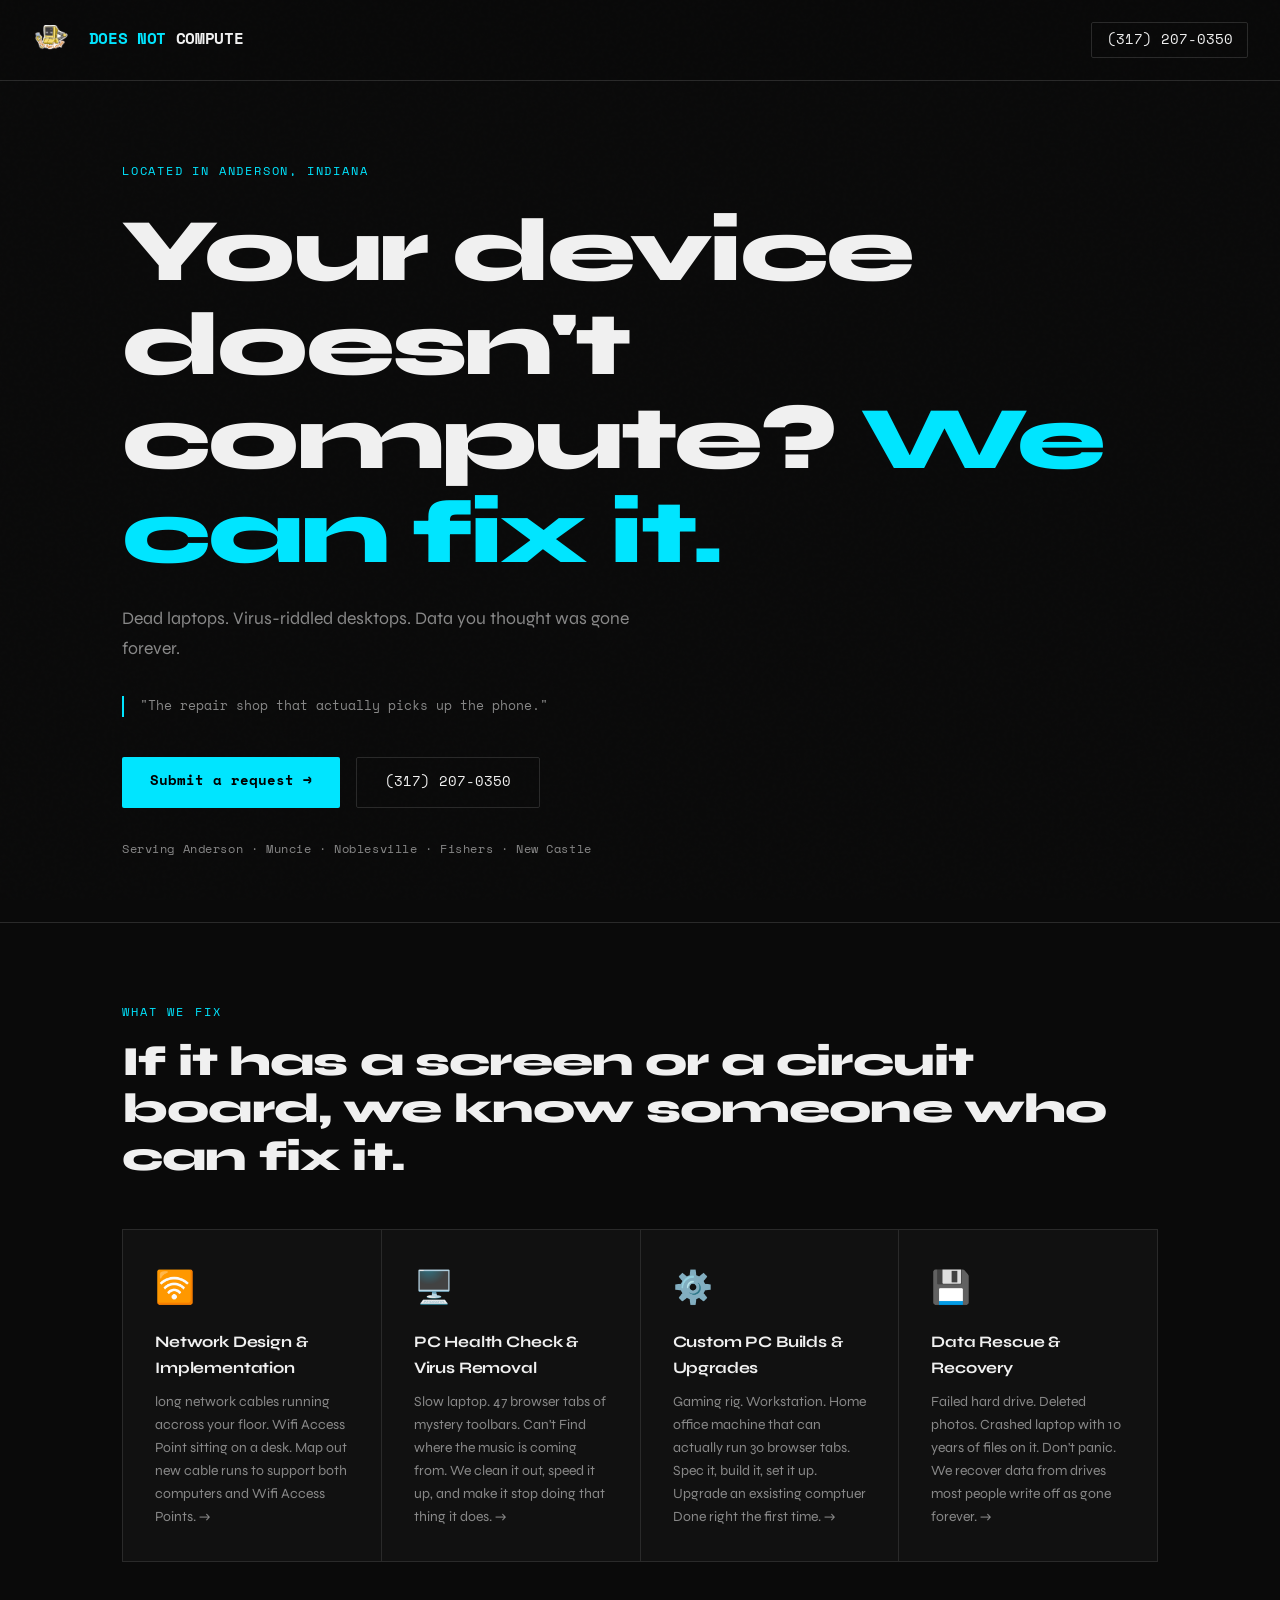
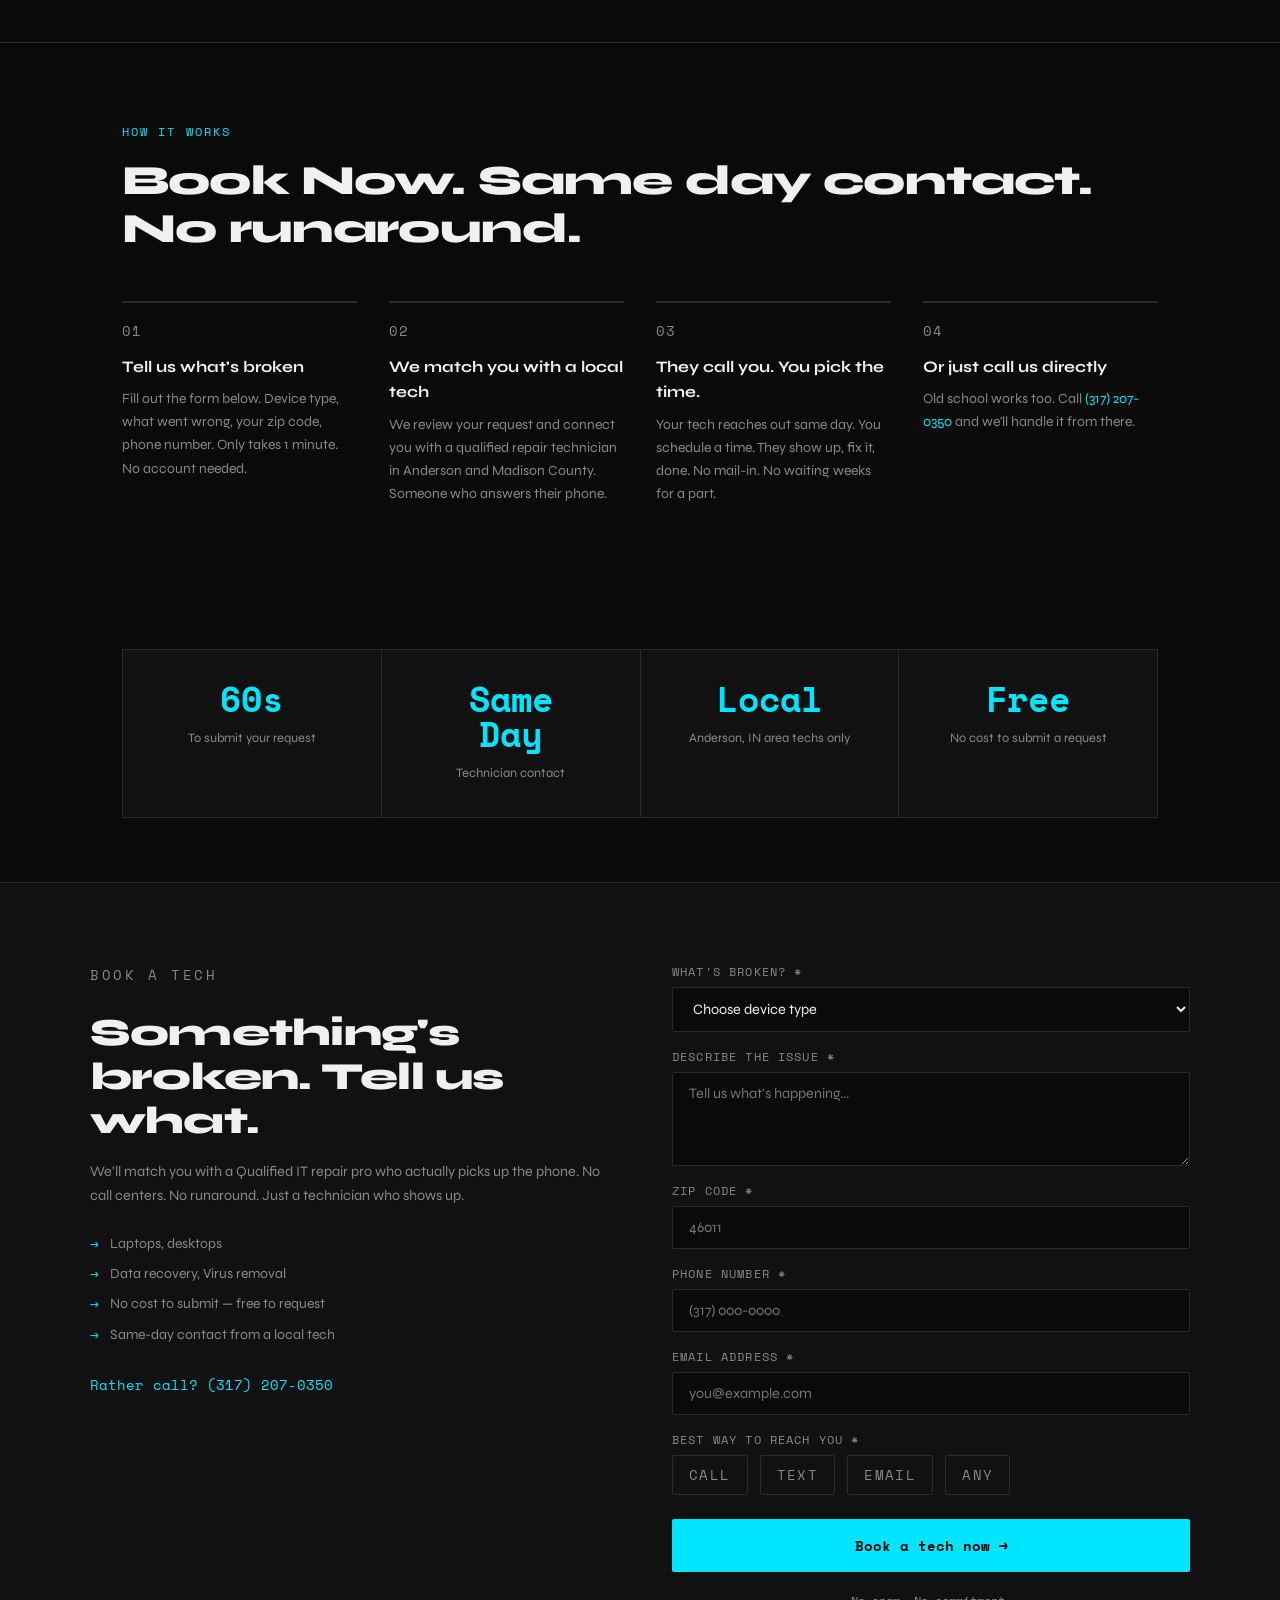
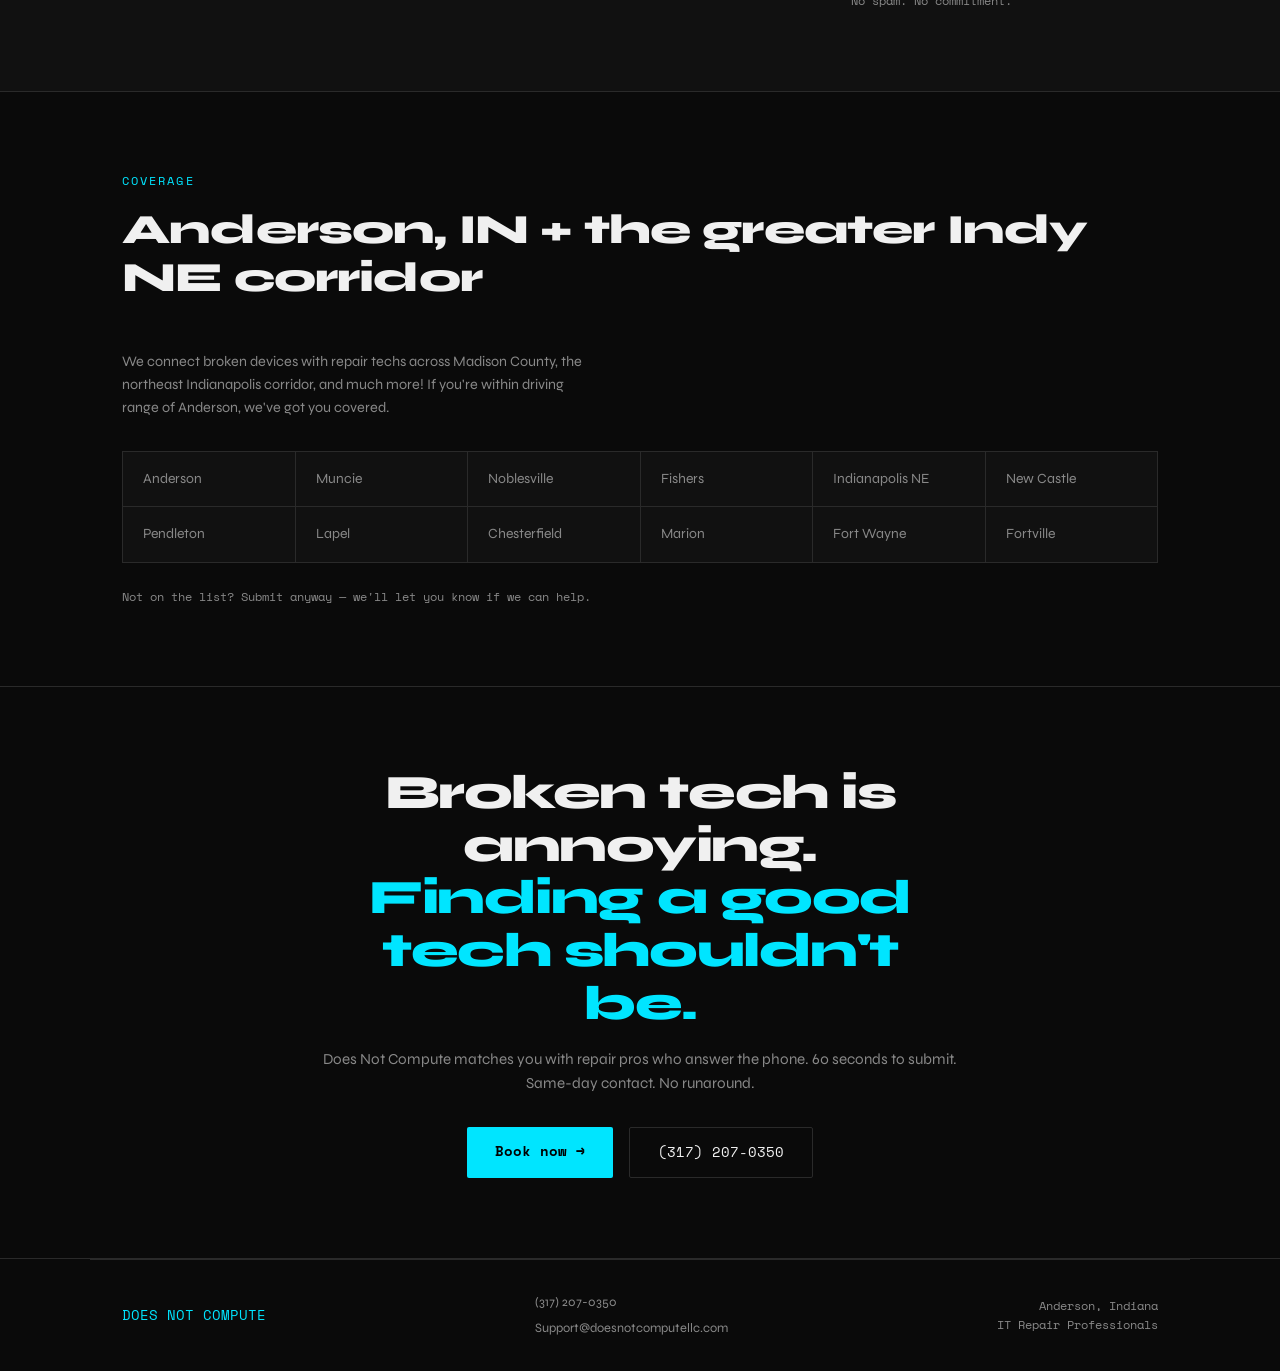
<file: index.html>
<!DOCTYPE html>
<html lang="en">
<head>
  <meta charset="UTF-8" />
  <meta name="viewport" content="width=device-width, initial-scale=1.0" />
  <meta name="description" content="Cracked screen? Dead laptop? Virus? We match you with a local Anderson, IN repair tech in 60 seconds. Call (317) 207-0350." />
  <meta property="og:title" content="Does Not Compute — Local IT Repair in Anderson, IN" />
  <meta property="og:description" content="Your device doesn't compute? We can fix it. Local techs, Same-day contact." />
  <meta property="og:type" content="website" />
  <meta name="twitter:card" content="summary_large_image" />
  <title>Does Not Compute — IT &amp; Electronics Repair in Anderson, IN</title>

  <link rel="preconnect" href="https://fonts.googleapis.com" />
  <link rel="preconnect" href="https://fonts.gstatic.com" crossorigin />
  <link href="https://fonts.googleapis.com/css2?family=Space+Mono:wght@400;700&family=Syne:wght@400;600;700;800&display=swap" rel="stylesheet" />

	<link rel="stylesheet" href="styles.css"/>
 
</head>
<body>

  <!-- NAV -->
  <nav>
    <a href="index.html" class="nav-logo">
			<img src = "logo.png" alt="" height="40" style="vertical-align: middle; margin-right: 0.5rem;"/>
		DOES NOT<span> COMPUTE</span>
	</a>
    <a href="tel:+13172070350" class="phone">(317) 207-0350</a>
  </nav>

  <!-- HERO -->
  <div style="border-bottom: 1px solid var(--border);">
    <div class="hero">
      <p class="hero-eyebrow">located in Anderson, Indiana</p>
      <h1>Your device doesn't compute? <em>We can fix it.</em></h1>
      <p class="hero-sub"><!--Phone screens. -->Dead laptops. Virus-riddled desktops. Data you thought was gone forever.</p>
      <blockquote class="hero-quote">"The repair shop that actually picks up the phone."</blockquote>
      <div class="hero-ctas">
        <a href="#book" class="btn-primary">Submit a request →</a>
        <a href="tel:+13172070350" class="btn-secondary">(317) 207-0350</a>
      </div>
      <p class="hero-coverage">Serving Anderson · Muncie · Noblesville · Fishers · New Castle</p>
    </div>
  </div>

  <!-- SERVICES -->
  <section>
    <p class="section-label">What We Fix</p>
    <h2>If it has a screen or a circuit board, we know someone who can fix it.</h2>
    <div class="services-grid">
		<a href ="network.html" class="service-card-link">
      <div class="service-card">
        <span class="service-icon">🛜</span>
        <h3>Network Design &amp; Implementation </h3>
        <p>long network cables running accross your floor. Wifi Access Point sitting on a desk. Map out new cable runs to support both computers and Wifi Access Points. 		 →</p>
      </div>
		</a>
		 <a href ="pc-maintenance&virus-removal.html" class="service-card-link">
      <div class="service-card">
        <span class="service-icon">🖥️</span>
        <h3>PC Health Check &amp; Virus Removal</h3>
        <p>Slow laptop. 47 browser tabs of mystery toolbars. Can't Find where the music is coming from. We clean it out, speed it up, and make it stop doing that thing it does.	  →</p>
      </div>
     </a>

		 <a href ="custom-pc-builds.html" class="service-card-link">
      <div class="service-card">
        <span class="service-icon">⚙️</span>
        <h3>Custom PC Builds &amp; Upgrades</h3>
        <p>Gaming rig. Workstation. Home office machine that can actually run 30 browser tabs. Spec it, build it, set it up. Upgrade an exsisting comptuer Done right the first time.				  →</p>
      </div>
     </a>

		 <a href ="data-recovery.html" class="service-card-link">
      <div class="service-card">
        <span class="service-icon">💾</span>
        <h3>Data Rescue &amp; Recovery</h3>
        <p>Failed hard drive. Deleted photos. Crashed laptop with 10 years of files on it. Don't panic. We recover data from drives most people write off as gone forever.  	→</p>
      </div>
     </a>
    </div>
  </section>

  <hr class="divider" />

  <!-- HOW IT WORKS -->
  <section>
    <p class="section-label">How It Works</p>
    <h2>Book Now. Same day contact. No runaround.</h2>
    <div class="steps">
      <div class="step">
        <p class="step-num">01</p>
        <h3>Tell us what's broken</h3>
        <p>Fill out the form below. Device type, what went wrong, your zip code, phone number. Only takes 1 minute. No account needed.</p>
      </div>
      <div class="step">
        <p class="step-num">02</p>
        <h3>We match you with a local tech</h3>
        <p>We review your request and connect you with a qualified repair technician in Anderson and Madison County. Someone who answers their phone.</p>
      </div>
      <div class="step">
        <p class="step-num">03</p>
        <h3>They call you. You pick the time.</h3>
        <p>Your tech reaches out same day. You schedule a time. They show up, fix it, done. No mail-in. No waiting weeks for a part.</p>
      </div>
      <div class="step">
        <p class="step-num">04</p>
        <h3>Or just call us directly</h3>
        <p>Old school works too. Call <a href="tel:+13172070350" style="color: var(--accent); text-decoration: none;">(317) 207-0350</a> and we'll handle it from there.</p>
      </div>
    </div>
  </section>

  <!-- STATS -->
  <div style="max-width: 1100px; margin: 0 auto; padding: 0 2rem;">
    <div class="stats-bar">
      <div class="stat">
        <span class="stat-val">60s</span>
        <span class="stat-label">To submit your request</span>
      </div>
      <div class="stat">
        <span class="stat-val">Same<br>Day</span>
        <span class="stat-label">Technician contact</span>
      </div>
      <div class="stat">
        <span class="stat-val">Local</span>
        <span class="stat-label">Anderson, IN area techs only</span>
      </div>
      <div class="stat">
        <span class="stat-val">Free</span>
        <span class="stat-label">No cost to submit a request</span>
      </div>
    </div>
  </div>

  <!-- BOOKING FORM -->
  <div id="book">
    <div class="book-inner">
      <div class="book-copy">
        <p class="section-label">Book a Tech</p>
        <h2>Something's broken. Tell us what.</h2>
        <p>We'll match you with a Qualified IT repair pro who actually picks up the phone. No call centers. No runaround. Just a technician who shows up.</p>
        <ul class="book-bullets">
          <li>Laptops, <!--phones, tablets, -->desktops</li>
          <li><!--Screen repairs, -->Data recovery, Virus removal</li>
          <!--<li>Anderson, IN &amp; Madison County</li>-->
          <li>No cost to submit — free to request</li>
          <li>Same-day contact from a local tech</li>
        </ul>
        <br />
        <a href="tel:+13172070350" style="color: var(--accent); font-family: var(--mono); font-size: 0.85rem; text-decoration: none;">Rather call? (317) 207-0350</a>
      </div>
      <div class="book-form">
        <div class="form-group">
          <label for="device">What's broken? *</label>
          <select id="device" required>
            <option value="" disabled selected>Choose device type</option>
            <!--<option>Phone</option>-->
            <option>Laptop</option>
            <option>Desktop</option>
            <!--<option>Tablet</option>
            <option>Other</option>-->
          </select>
        </div>

        <div class="form-group">
          <label for="issue">Describe the issue *</label>
          <textarea id="issue" rows="4" placeholder="Tell us what's happening..." required></textarea>
        </div>

        <div class="form-group">
          <label for="zip">Zip code *</label>
          <input type="text" id="zip" placeholder="46011" maxlength="10" required />
        </div>

        <div class="form-group">
          <label for="phone">Phone number *</label>
          <input type="tel" id="phone" placeholder="(317) 000-0000" required />
        </div>
        <div class="form-group">
          <label for="email">Email address *</label>
          <input type="email" id="email" placeholder="you@example.com" />
        </div>

        <div class="form-group">
          <label>Best way to reach you *</label>
          <div class="radio-group">
            <label class="radio-label"><input type="radio" name="contact" value="call" /> Call</label>
            <label class="radio-label"><input type="radio" name="contact" value="text" /> Text</label>
            <label class="radio-label"><input type="radio" name="contact" value="email" /> Email</label>
            <label class="radio-label"><input type="radio" name="contact" value="Any" /> Any</label>
          </div>
        </div>

        <button type="button" class="btn-primary" onclick="handleSubmit()" style="margin-top: 0.5rem; font-size: 0.9rem; padding: 1rem;">
          Book a tech now →
        </button>
        <p class="form-note">No spam. No commitment.</p>
      </div>
    </div>
  </div>

  <!-- COVERAGE -->
  <section>
    <p class="section-label">Coverage</p>
    <h2>Anderson, IN + the greater Indy NE corridor</h2>
    <p style="color: var(--muted); font-size: 0.9rem; max-width: 60ch;">We connect broken devices with repair techs across Madison County, the northeast Indianapolis corridor, and much more! If you're within driving range of Anderson, we've got you covered.</p>
    <div class="coverage-grid">
      <div class="coverage-item">Anderson</div>
      <div class="coverage-item">Muncie</div>
      <div class="coverage-item">Noblesville</div>
      <div class="coverage-item">Fishers</div>
      <div class="coverage-item">Indianapolis NE</div>
      <div class="coverage-item">New Castle</div>
      <div class="coverage-item">Pendleton</div>
      <div class="coverage-item">Lapel</div>
      <div class="coverage-item">Chesterfield</div>
      <div class="coverage-item">Marion</div>
      <div class="coverage-item">Fort Wayne</div>
      <div class="coverage-item">Fortville</div>
    </div>
    <p class="coverage-note">Not on the list? Submit anyway — we'll let you know if we can help.</p>
  </section>

  <hr class="divider" />

  <!-- CTA STRIP -->
  <div class="cta-strip">
    <h2>Broken tech is annoying. <em>Finding a good tech shouldn't be.</em></h2>
    <p>Does Not Compute matches you with repair pros who answer the phone. 60 seconds to submit. Same-day contact. No runaround.</p>
    <div class="cta-btns">
      <a href="#book" class="btn-primary">Book now →</a>
      <a href="tel:+13172070350" class="btn-secondary">(317) 207-0350</a>
    </div>
  </div>

  <!-- FOOTER -->
  <div style="border-top: 1px solid var(--border);">
    <footer>
      <div class="footer-logo">DOES NOT COMPUTE</div>
      <div class="footer-links">
        <a href="tel:+13172070350">(317) 207-0350</a>
        <a href="mailto:Support@doesnotcomputellc.com">Support@doesnotcomputellc.com</a>
        <!--<a href="#">Are you a repair tech? →</a>-->
      </div>
      <div class="footer-right">
        Anderson, Indiana<br />IT Repair Professionals
      </div>
    </footer>
  </div>

  <script>
  async function handleSubmit() {
  const device = document.getElementById('device').value;
  const issue = document.getElementById('issue').value.trim();
  const zip = document.getElementById('zip').value.trim();
  const phone = document.getElementById('phone').value.trim();
  const email = document.getElementById('email').value.trim();
  const contact = document.querySelector('input[name="contact"]:checked');

  if (!device || !issue || !zip || !phone || !email || !contact) {
    alert('Please fill out all required fields before submitting.');
    return;
  }

  const response = await fetch('https://formspree.io/f/xnjyvapo', {
    method: 'POST',
    headers: { 'Content-Type': 'application/json' },
    body: JSON.stringify({
      device,
      issue,
      zip,
      phone,
      email,
      contact: contact.value
    })
  });

  if (response.ok) {
    alert('Thanks! A local tech will reach out to you same day.');
    document.getElementById('device').value = '';
    document.getElementById('issue').value = '';
    document.getElementById('zip').value = '';
    document.getElementById('phone').value = '';
    document.getElementById('email').value = '';
    if (contact) contact.checked = false;
  } else {
    alert('Something went wrong. Please try again or call us at (317) 207-0350.');
  }
}
  </script>

</body>
</html>
</file>
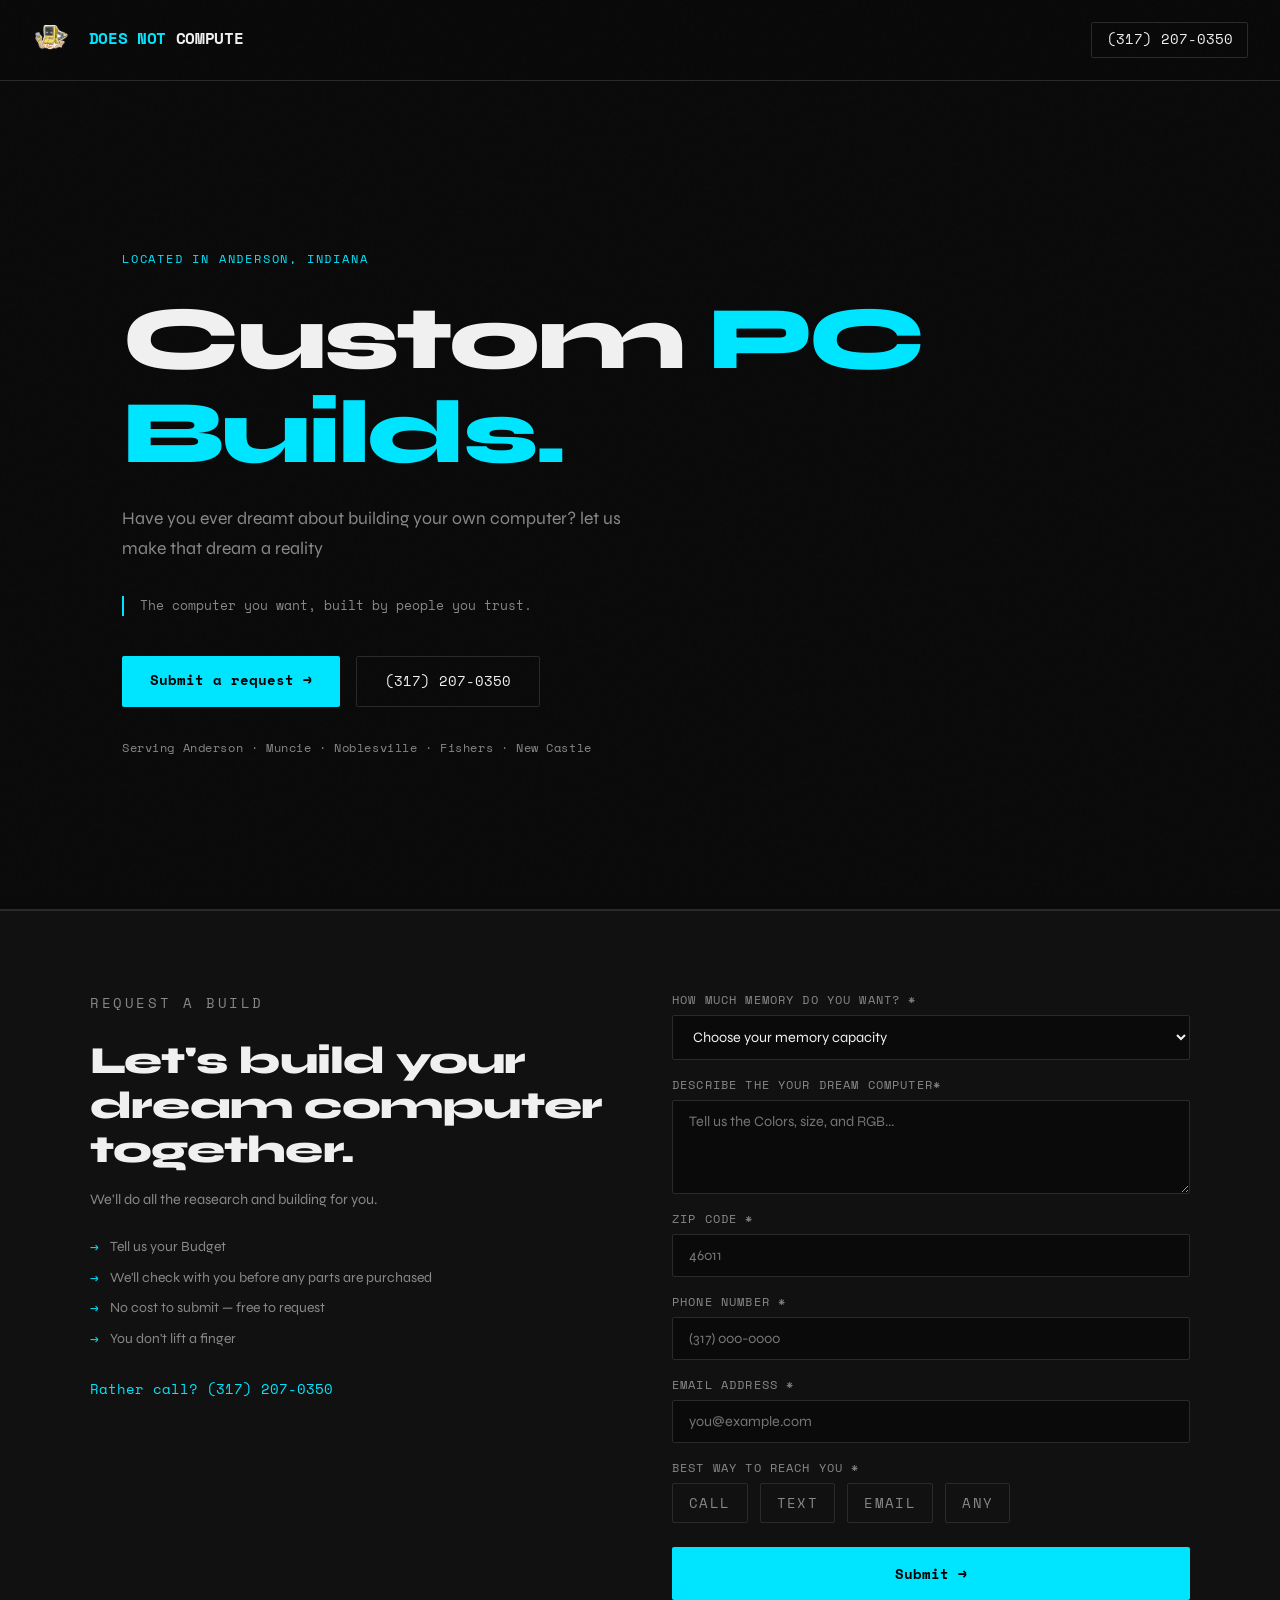
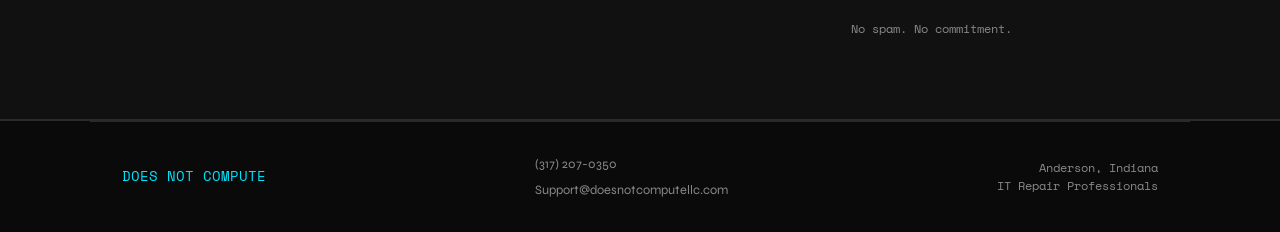
<file: custom-pc-builds.html>
<!DOCTYPE html>
<html lang="en">
<head>
  <meta charset="UTF-8" />
  <meta name="viewport" content="width=device-width, initial-scale=1.0" />
  <meta name="description" content="Cracked screen? Dead laptop? Virus? We match you with a local Anderson, IN repair tech in 60 seconds. Call (317) 207-0350." />
  <meta property="og:title" content="Does Not Compute — Local IT Repair in Anderson, IN" />
  <meta property="og:description" content="Your device doesn't compute? We can fix it. Local techs, Same-day contact." />
  <meta property="og:type" content="website" />
  <meta name="twitter:card" content="summary_large_image" />
  <title>Does Not Compute — IT &amp; Electronics Repair in Anderson, IN</title>

  <link rel="preconnect" href="https://fonts.googleapis.com" />
  <link rel="preconnect" href="https://fonts.gstatic.com" crossorigin />
  <link href="https://fonts.googleapis.com/css2?family=Space+Mono:wght@400;700&family=Syne:wght@400;600;700;800&display=swap" rel="stylesheet" />

	<link rel="stylesheet" href="styles.css"/>
 
</head>
<body>

  <!-- NAV -->
  <nav>
    <a href="index.html" class="nav-logo">
			<img src = "logo.png" alt="" height="40" style="vertical-align: middle; margin-right: 0.5rem;"/>
		DOES NOT<span> COMPUTE</span>
	</a>
    <a href="tel:+13172070350" class="phone">(317) 207-0350</a>
  </nav>

  <!-- HERO -->
  <div style="border-bottom: 1px solid var(--border);">
    <div class="hero">
      <p class="hero-eyebrow">located in Anderson, Indiana</p>
      <h1>Custom <em>PC Builds.</em></h1>
      <p class="hero-sub">Have you ever dreamt about building your own computer? let us make that dream a reality</p>
      <blockquote class="hero-quote">The computer you want, built by people you trust.</blockquote>
      <div class="hero-ctas">
        <a href="#book" class="btn-primary">Submit a request →</a>
        <a href="tel:+13172070350" class="btn-secondary">(317) 207-0350</a>
      </div>
      <p class="hero-coverage">Serving Anderson · Muncie · Noblesville · Fishers · New Castle</p>
    </div>
  </div>

  <!-- BOOKING FORM -->
  <div id="book">
    <div class="book-inner">
      <div class="book-copy">
        <p class="section-label">Request a build</p>
        <h2>Let's build your dream computer together.</h2>
        <p>We'll do all the reasearch and building for you.</p>
        <ul class="book-bullets">
          <li>Tell us your Budget</li>
          <li>We'll check with you before any parts are purchased</li>
          <!--<li>Anderson, IN &amp; Madison County</li>-->
          <li>No cost to submit — free to request</li>
          <li>You don't lift a finger</li>
        </ul>
        <br />
        <a href="tel:+13172070350" style="color: var(--accent); font-family: var(--mono); font-size: 0.85rem; text-decoration: none;">Rather call? (317) 207-0350</a>
      </div>
      <div class="book-form">
        <div class="form-group">
          <label for="device">How much memory do you want? *</label>
          <select id="device" required>
            <option value="" disabled selected>Choose your memory capacity</option>
            <option>16  GB</option>
            <option>32  GB</option>
			<option>64  GB</option>
			<option>128 GB</option>
          </select>
        </div>

        <div class="form-group">
          <label for="issue">Describe the your dream computer*</label>
          <textarea id="issue" rows="4" placeholder="Tell us the Colors, size, and RGB..." required></textarea>
        </div>

        <div class="form-group">
          <label for="zip">Zip code *</label>
          <input type="text" id="zip" placeholder="46011" maxlength="10" required />
        </div>

        <div class="form-group">
          <label for="phone">Phone number *</label>
          <input type="tel" id="phone" placeholder="(317) 000-0000" required />
        </div>
        <div class="form-group">
          <label for="email">Email address *</label>
          <input type="email" id="email" placeholder="you@example.com" />
        </div>

        <div class="form-group">
          <label>Best way to reach you *</label>
          <div class="radio-group">
            <label class="radio-label"><input type="radio" name="contact" value="call" /> Call</label>
            <label class="radio-label"><input type="radio" name="contact" value="text" /> Text</label>
            <label class="radio-label"><input type="radio" name="contact" value="email" /> Email</label>
            <label class="radio-label"><input type="radio" name="contact" value="Any" /> Any</label>
          </div>
        </div>

        <button type="button" class="btn-primary" onclick="handleSubmit()" style="margin-top: 0.5rem; font-size: 0.9rem; padding: 1rem;">
          Submit →
        </button>
        <p class="form-note">No spam. No commitment.</p>
      </div>
    </div>
  </div>

  <!-- COVERAGE -->
  <!--<section>
    <p class="section-label">Coverage</p>
    <h2>Anderson, IN + the greater Indy NE corridor</h2>
    <p style="color: var(--muted); font-size: 0.9rem; max-width: 60ch;">We connect broken devices with repair techs across Madison County, the northeast Indianapolis corridor, and much more! If you're within driving range of Anderson, we've got you covered.</p>
    <div class="coverage-grid">
      <div class="coverage-item">Anderson</div>
      <div class="coverage-item">Muncie</div>
      <div class="coverage-item">Noblesville</div>
      <div class="coverage-item">Fishers</div>
      <div class="coverage-item">Indianapolis NE</div>
      <div class="coverage-item">New Castle</div>
      <div class="coverage-item">Pendleton</div>
      <div class="coverage-item">Lapel</div>
      <div class="coverage-item">Chesterfield</div>
      <div class="coverage-item">Marion</div>
      <div class="coverage-item">Fort Wayne</div>
      <div class="coverage-item">Fortville</div>
    </div>
    <p class="coverage-note">Not on the list? Submit anyway — we'll let you know if we can help.</p>
  </section>

  <hr class="divider" />

  <!-- CTA STRIP -->
 <!-- <div class="cta-strip">
    <h2>Broken tech is annoying. <em>Finding a good tech shouldn't be.</em></h2>
    <p>Does Not Compute matches you with repair pros who answer the phone. 60 seconds to submit. Same-day contact. No runaround.</p>
    <div class="cta-btns">
      <a href="#book" class="btn-primary">Book now →</a>
      <a href="tel:+13172070350" class="btn-secondary">(317) 207-0350</a>
    </div>
  </div>

  <!-- FOOTER -->
  <div style="border-top: 1px solid var(--border);">
    <footer>
      <div class="footer-logo">DOES NOT COMPUTE</div>
      <div class="footer-links">
        <a href="tel:+13172070350">(317) 207-0350</a>
        <a href="mailto:Support@doesnotcomputellc.com">Support@doesnotcomputellc.com</a>
        <!--<a href="#">Are you a repair tech? →</a>-->
      </div>
      <div class="footer-right">
        Anderson, Indiana<br />IT Repair Professionals
      </div>
    </footer>
  </div>

  <script>
  async function handleSubmit() {
  const device = document.getElementById('device').value;
  const issue = document.getElementById('issue').value.trim();
  const zip = document.getElementById('zip').value.trim();
  const phone = document.getElementById('phone').value.trim();
  const email = document.getElementById('email').value.trim();
  const contact = document.querySelector('input[name="contact"]:checked');

  if (!device || !issue || !zip || !phone || !email || !contact) {
    alert('Please fill out all required fields before submitting.');
    return;
  }

  const response = await fetch('https://formspree.io/f/xnjyvapo', {
    method: 'POST',
    headers: { 'Content-Type': 'application/json' },
    body: JSON.stringify({
      device,
      issue,
      zip,
      phone,
      email,
      contact: contact.value
    })
  });

  if (response.ok) {
    alert('Thanks! A local tech will reach out to you same day.');
    document.getElementById('device').value = '';
    document.getElementById('issue').value = '';
    document.getElementById('zip').value = '';
    document.getElementById('phone').value = '';
    document.getElementById('email').value = '';
    if (contact) contact.checked = false;
  } else {
    alert('Something went wrong. Please try again or call us at (317) 207-0350.');
  }
}
  </script>

</body>
</html>
</file>
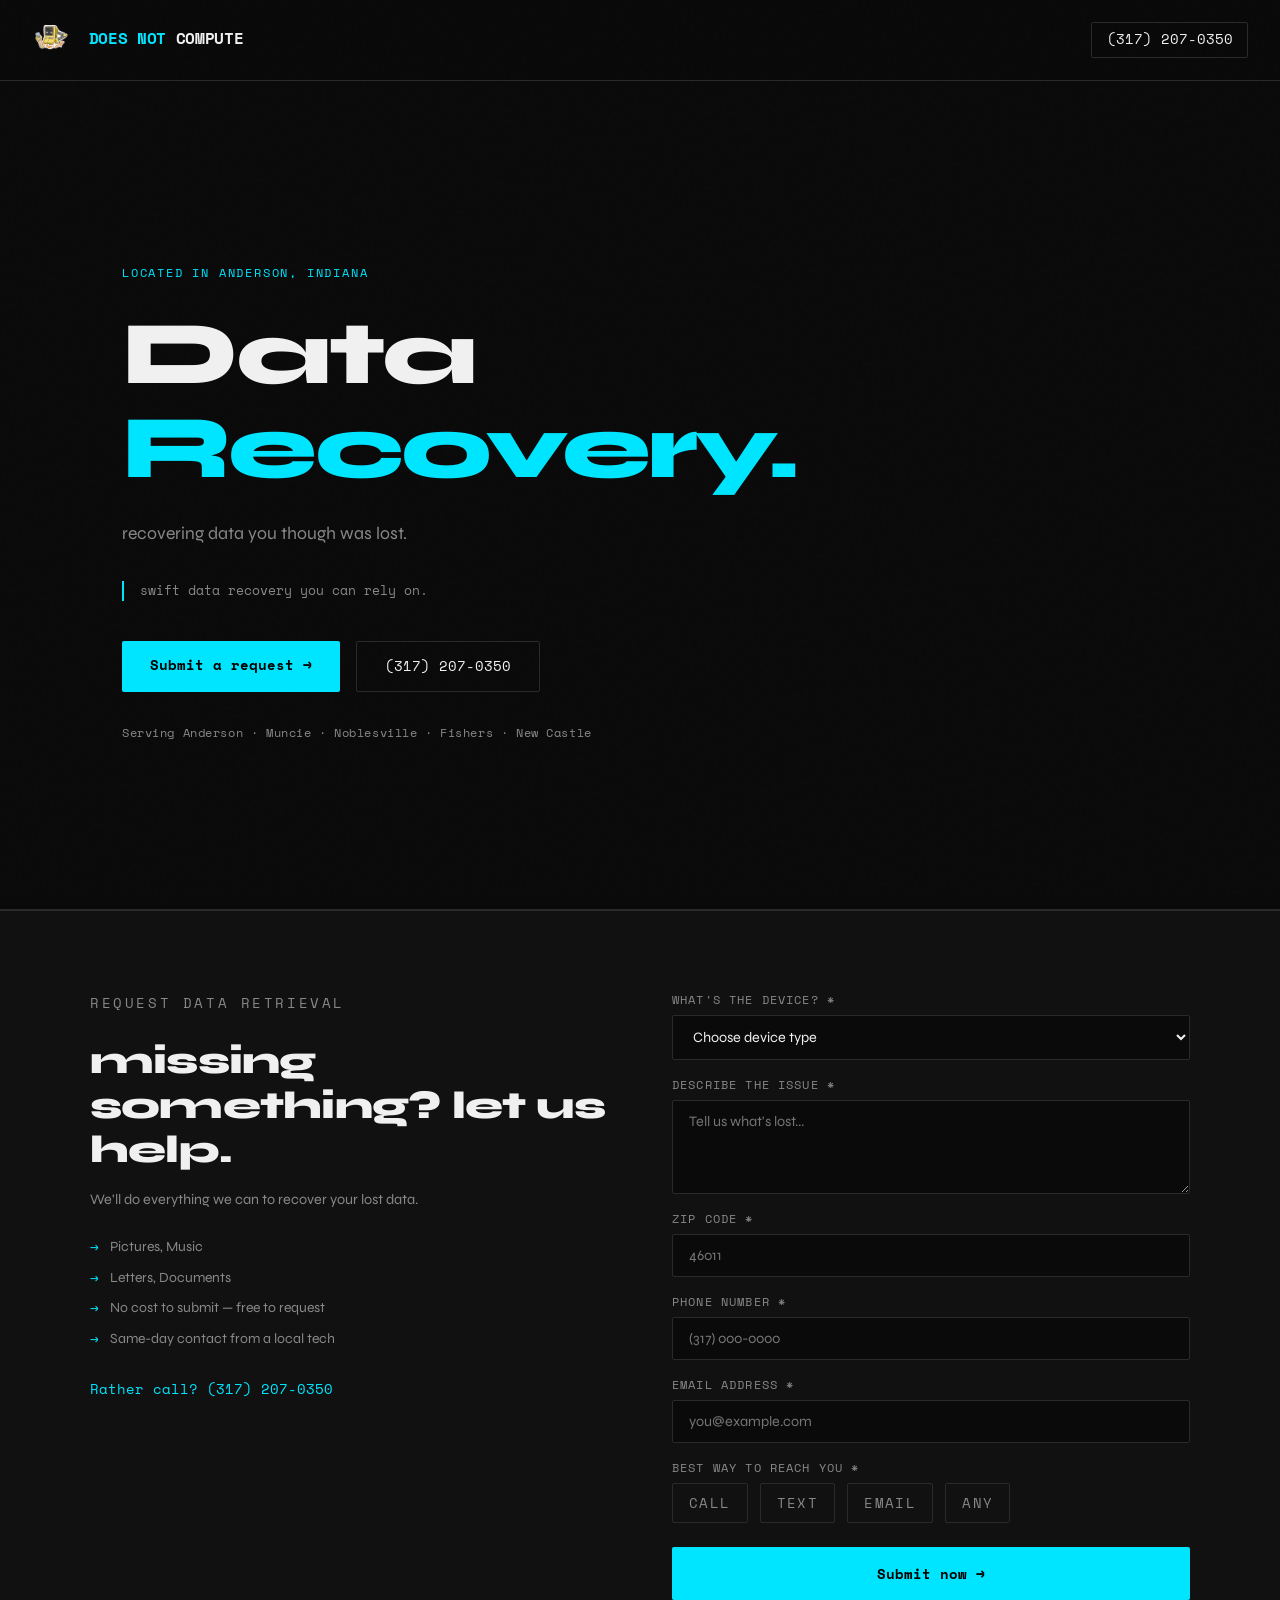
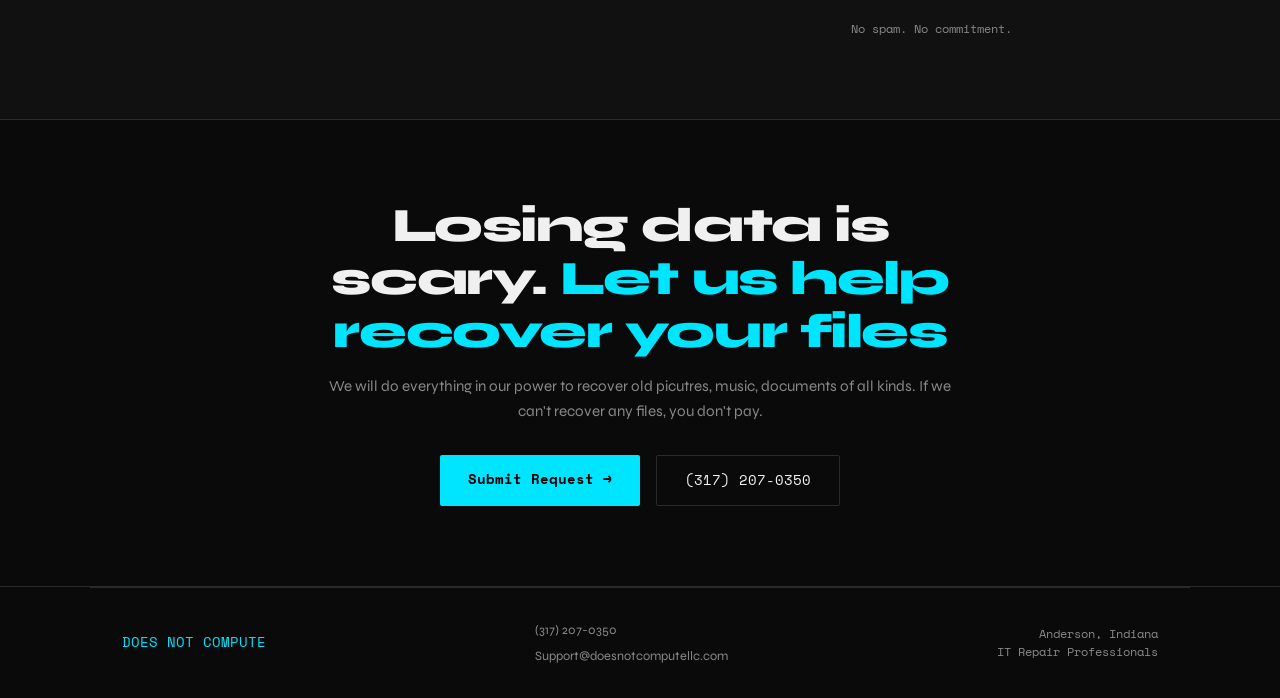
<file: data-recovery.html>
<!DOCTYPE html>
<html lang="en">
<head>
  <meta charset="UTF-8" />
  <meta name="viewport" content="width=device-width, initial-scale=1.0" />
  <meta name="description" content="Cracked screen? Dead laptop? Virus? We match you with a local Anderson, IN repair tech in 60 seconds. Call (317) 207-0350." />
  <meta property="og:title" content="Does Not Compute — Local IT Repair in Anderson, IN" />
  <meta property="og:description" content="Your device doesn't compute? We can fix it. Local techs, Same-day contact." />
  <meta property="og:type" content="website" />
  <meta name="twitter:card" content="summary_large_image" />
  <title>Does Not Compute — IT &amp; Electronics Repair in Anderson, IN</title>

  <link rel="preconnect" href="https://fonts.googleapis.com" />
  <link rel="preconnect" href="https://fonts.gstatic.com" crossorigin />
  <link href="https://fonts.googleapis.com/css2?family=Space+Mono:wght@400;700&family=Syne:wght@400;600;700;800&display=swap" rel="stylesheet" />

	<link rel="stylesheet" href="styles.css"/>
 
</head>
<body>

  <!-- NAV -->
  <nav>
    <a href="index.html" class="nav-logo">
			<img src = "logo.png" alt="" height="40" style="vertical-align: middle; margin-right: 0.5rem;"/>
		DOES NOT<span> COMPUTE</span>
	</a>
    <a href="tel:+13172070350" class="phone">(317) 207-0350</a>
  </nav>

  <!-- HERO -->
  <div style="border-bottom: 1px solid var(--border);">
    <div class="hero">
      <p class="hero-eyebrow">located in Anderson, Indiana</p>
      <h1>Data <em>Recovery.</em></h1>
      <p class="hero-sub">recovering data you though was lost.</p>
      <blockquote class="hero-quote">swift data recovery you can rely on.</blockquote>
      <div class="hero-ctas">
        <a href="#book" class="btn-primary">Submit a request →</a>
        <a href="tel:+13172070350" class="btn-secondary">(317) 207-0350</a>
      </div>
      <p class="hero-coverage">Serving Anderson · Muncie · Noblesville · Fishers · New Castle</p>
    </div>
  </div>

  <!-- BOOKING FORM -->
  <div id="book">
    <div class="book-inner">
      <div class="book-copy">
        <p class="section-label">Request data retrieval</p>
        <h2>missing something? let us help.</h2>
        <p>We'll do everything we can to recover your lost data.</p>
        <ul class="book-bullets">
          <li>Pictures, Music</li>
          <li>Letters, Documents</li>
          <!--<li>Anderson, IN &amp; Madison County</li>-->
          <li>No cost to submit — free to request</li>
          <li>Same-day contact from a local tech</li>
        </ul>
        <br />
        <a href="tel:+13172070350" style="color: var(--accent); font-family: var(--mono); font-size: 0.85rem; text-decoration: none;">Rather call? (317) 207-0350</a>
      </div>
      <div class="book-form">
        <div class="form-group">
          <label for="device">What's the device? *</label>
          <select id="device" required>
            <option value="" disabled selected>Choose device type</option>
            <option>Laptop</option>
            <option>Desktop</option>
          </select>
        </div>

        <div class="form-group">
          <label for="issue">Describe the issue *</label>
          <textarea id="issue" rows="4" placeholder="Tell us what's lost..." required></textarea>
        </div>

        <div class="form-group">
          <label for="zip">Zip code *</label>
          <input type="text" id="zip" placeholder="46011" maxlength="10" required />
        </div>

        <div class="form-group">
          <label for="phone">Phone number *</label>
          <input type="tel" id="phone" placeholder="(317) 000-0000" required />
        </div>
        <div class="form-group">
          <label for="email">Email address *</label>
          <input type="email" id="email" placeholder="you@example.com" />
        </div>

        <div class="form-group">
          <label>Best way to reach you *</label>
          <div class="radio-group">
            <label class="radio-label"><input type="radio" name="contact" value="call" /> Call</label>
            <label class="radio-label"><input type="radio" name="contact" value="text" /> Text</label>
            <label class="radio-label"><input type="radio" name="contact" value="email" /> Email</label>
            <label class="radio-label"><input type="radio" name="contact" value="Any" /> Any</label>
          </div>
        </div>

        <button type="button" class="btn-primary" onclick="handleSubmit()" style="margin-top: 0.5rem; font-size: 0.9rem; padding: 1rem;">
          Submit now →
        </button>
        <p class="form-note">No spam. No commitment.</p>
      </div>
    </div>
  </div>

  <!-- COVERAGE -->
  <!--<section>
    <p class="section-label">Coverage</p>
    <h2>Anderson, IN + the greater Indy NE corridor</h2>
    <p style="color: var(--muted); font-size: 0.9rem; max-width: 60ch;">We connect broken devices with repair techs across Madison County, the northeast Indianapolis corridor, and much more! If you're within driving range of Anderson, we've got you covered.</p>
    <div class="coverage-grid">
      <div class="coverage-item">Anderson</div>
      <div class="coverage-item">Muncie</div>
      <div class="coverage-item">Noblesville</div>
      <div class="coverage-item">Fishers</div>
      <div class="coverage-item">Indianapolis NE</div>
      <div class="coverage-item">New Castle</div>
      <div class="coverage-item">Pendleton</div>
      <div class="coverage-item">Lapel</div>
      <div class="coverage-item">Chesterfield</div>
      <div class="coverage-item">Marion</div>
      <div class="coverage-item">Fort Wayne</div>
      <div class="coverage-item">Fortville</div>
    </div>
    <p class="coverage-note">Not on the list? Submit anyway — we'll let you know if we can help.</p>
  </section>

  <hr class="divider" />

  <!-- CTA STRIP -->
  <div class="cta-strip">
    <h2>Losing data is scary. <em>Let us help recover your files</em></h2>
    <p>We will do everything in our power to recover old picutres, music, documents of all kinds. If we can't recover any files, you don't pay. </p>
    <div class="cta-btns">
      <a href="#book" class="btn-primary">Submit Request →</a>
      <a href="tel:+13172070350" class="btn-secondary">(317) 207-0350</a>
    </div>
  </div>

  <!-- FOOTER -->
  <div style="border-top: 1px solid var(--border);">
    <footer>
      <div class="footer-logo">DOES NOT COMPUTE</div>
      <div class="footer-links">
        <a href="tel:+13172070350">(317) 207-0350</a>
        <a href="mailto:Support@doesnotcomputellc.com">Support@doesnotcomputellc.com</a>
        <!--<a href="#">Are you a repair tech? →</a>-->
      </div>
      <div class="footer-right">
        Anderson, Indiana<br />IT Repair Professionals
      </div>
    </footer>
  </div>

  <script>
  async function handleSubmit() {
  const device = document.getElementById('device').value;
  const issue = document.getElementById('issue').value.trim();
  const zip = document.getElementById('zip').value.trim();
  const phone = document.getElementById('phone').value.trim();
  const email = document.getElementById('email').value.trim();
  const contact = document.querySelector('input[name="contact"]:checked');

  if (!device || !issue || !zip || !phone || !email || !contact) {
    alert('Please fill out all required fields before submitting.');
    return;
  }

  const response = await fetch('https://formspree.io/f/xnjyvapo', {
    method: 'POST',
    headers: { 'Content-Type': 'application/json' },
    body: JSON.stringify({
      device,
      issue,
      zip,
      phone,
      email,
      contact: contact.value
    })
  });

  if (response.ok) {
    alert('Thanks! A local tech will reach out to you same day.');
    document.getElementById('device').value = '';
    document.getElementById('issue').value = '';
    document.getElementById('zip').value = '';
    document.getElementById('phone').value = '';
    document.getElementById('email').value = '';
    if (contact) contact.checked = false;
  } else {
    alert('Something went wrong. Please try again or call us at (317) 207-0350.');
  }
}
  </script>

</body>
</html>
</file>
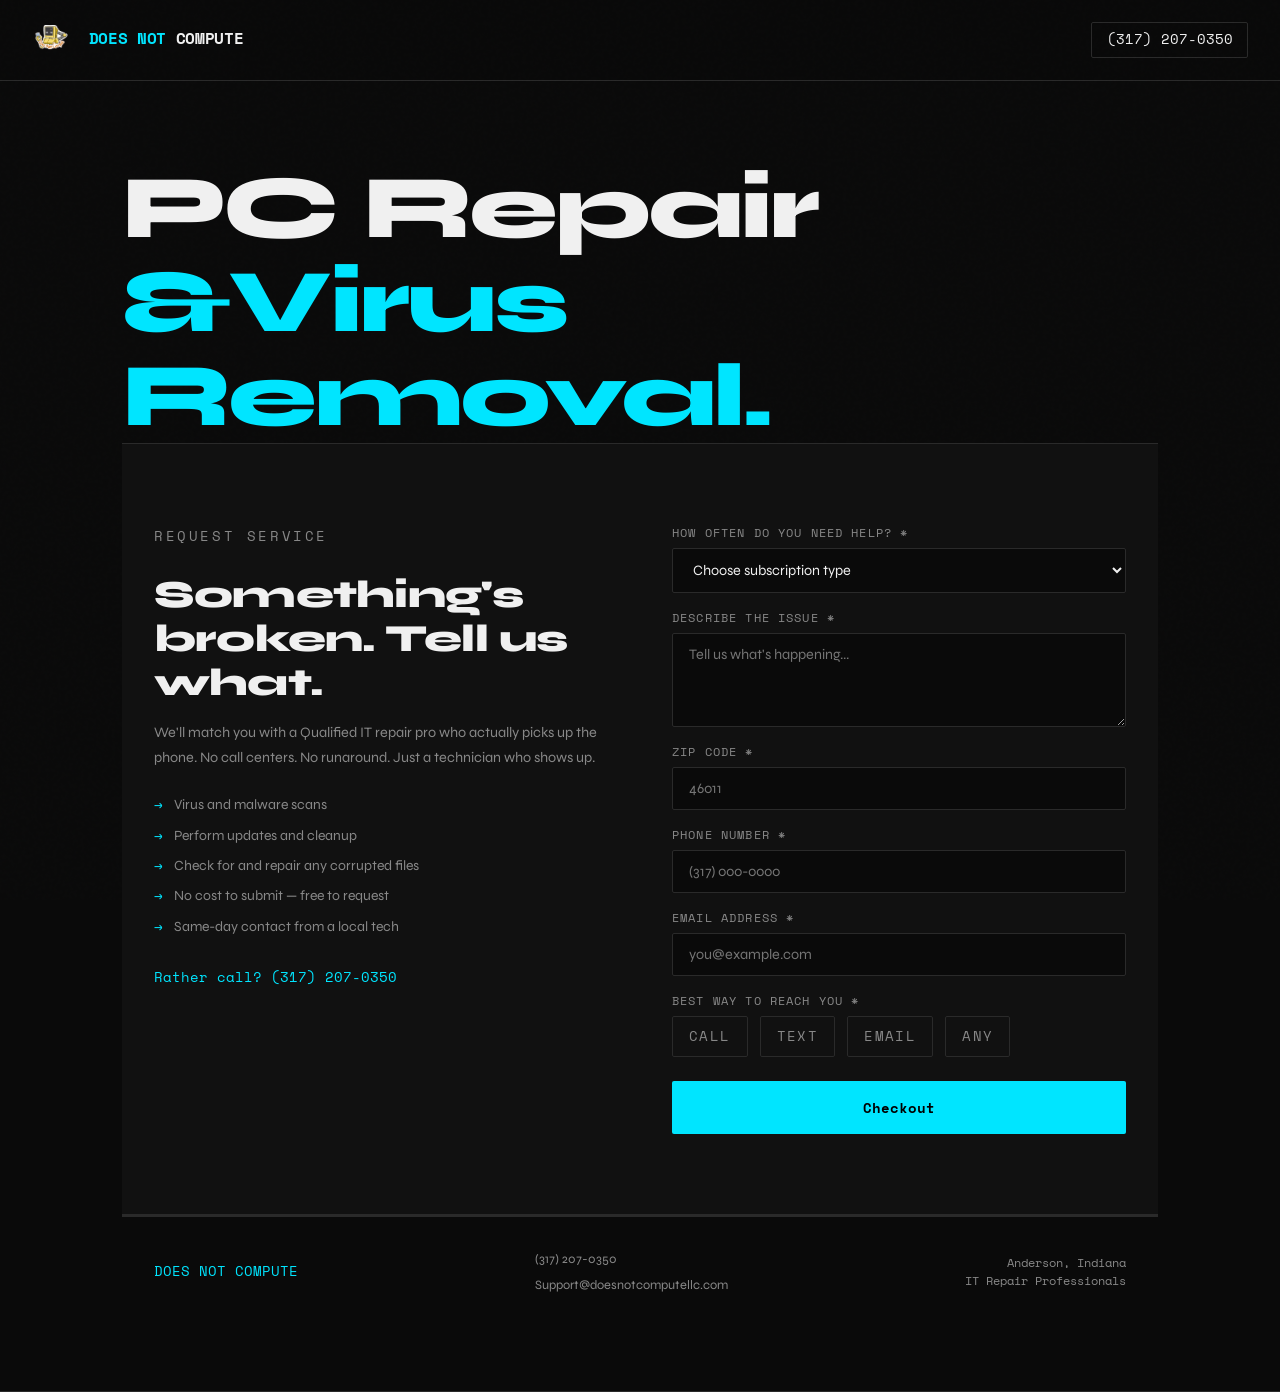
<file: netowrk.html>
<!DOCTYPE html>
<html lang="en">
<head>
  <meta charset="UTF-8" />
  <meta name="viewport" content="width=device-width, initial-scale=1.0" />
  <meta name="description" content="Cracked screen? Dead laptop? Virus? We match you with a local Anderson, IN repair tech in 60 seconds. Call (317) 207-0350." />
  <meta property="og:title" content="Does Not Compute — Local IT Repair in Anderson, IN" />
  <meta property="og:description" content="Your device doesn't compute? We can fix it. Local techs, Same-day contact." />
  <meta property="og:type" content="website" />
  <meta name="twitter:card" content="summary_large_image" />
  <title>Does Not Compute — IT &amp; Electronics Repair in Anderson, IN</title>

  <link rel="preconnect" href="https://fonts.googleapis.com" />
  <link rel="preconnect" href="https://fonts.gstatic.com" crossorigin />
  <link href="https://fonts.googleapis.com/css2?family=Space+Mono:wght@400;700&family=Syne:wght@400;600;700;800&display=swap" rel="stylesheet" />

	<link rel="stylesheet" href="styles.css"/>
 
</head>
<body>

  <!-- NAV -->
  <nav>
    <a href="index.html" class="nav-logo">
			<img src = "logo.png" alt="" height="40" style="vertical-align: middle; margin-right: 0.5rem;"/>
		DOES NOT<span> COMPUTE</span>
	</a>
    <a href="tel:+13172070350" class="phone">(317) 207-0350</a>
  </nav>

  <!-- HERO -->
  <div style="border-bottom: 1px solid var(--border);">
    <div class="hero">
      <!--<p class="hero-eyebrow">located in Anderson, Indiana</p> -->
      <h1>PC Repair <em>&Virus Removal.</em></h1>
      <!--<p class="hero-sub">Here's What's included in this service.</p>
       <blockquote class="hero-quote">"The repair shop that actually picks up the phone."</blockquote>
      <div class="hero-ctas">
        <a href="#book" class="btn-primary">Book a tech in 60 seconds →</a>
        <a href="tel:+13172070350" class="btn-secondary">(317) 207-0350</a>
      </div>
      <p class="hero-coverage">Serving Anderson · Muncie · Noblesville · Fishers · New Castle</p>
    </div>
  </div> -->

  <!-- BOOKING FORM -->
  <div id="book">
    <div class="book-inner">
      <div class="book-copy">
        <p class="section-label">Request service</p>
        <h2>Something's broken. Tell us what.</h2>
        <p>We'll match you with a Qualified IT repair pro who actually picks up the phone. No call centers. No runaround. Just a technician who shows up.</p>
        <ul class="book-bullets">
          <li>Virus and malware scans</li>
          <li>Perform updates and cleanup</li>
          <li>Check for and repair any corrupted files</li>
          <li>No cost to submit — free to request</li>
          <li>Same-day contact from a local tech</li>
        </ul>
        <br />
        <a href="tel:+13172070350" style="color: var(--accent); font-family: var(--mono); font-size: 0.85rem; text-decoration: none;">Rather call? (317) 207-0350</a>
      </div>
      <div class="book-form">
        <div class="form-group">
          <label for="device">How often do you need help? *</label>
          <select id="device" required>
            <option value="" disabled selected>Choose subscription type</option>
            <!--<option>Laptop</option>
			<option>Desktop</option>-->
            <option>One Time</option>
            <option>Weekly</option>
            <option>Monthly</option>
            <option>Yearly</option>
          </select>
        </div>

        <div class="form-group">
          <label for="issue">Describe the issue *</label>
          <textarea id="issue" rows="4" placeholder="Tell us what's happening..." required></textarea>
        </div>

        <div class="form-group">
          <label for="zip">Zip code *</label>
          <input type="text" id="zip" placeholder="46011" maxlength="10" required />
        </div>

        <div class="form-group">
          <label for="phone">Phone number *</label>
          <input type="tel" id="phone" placeholder="(317) 000-0000" required />
        </div>
        <div class="form-group">
          <label for="email">Email address *</label>
          <input type="email" id="email" placeholder="you@example.com" />
        </div>

        <div class="form-group">
          <label>Best way to reach you *</label>
          <div class="radio-group">
            <label class="radio-label"><input type="radio" name="contact" value="call" /> Call</label>
            <label class="radio-label"><input type="radio" name="contact" value="text" /> Text</label>
            <label class="radio-label"><input type="radio" name="contact" value="email" /> Email</label>
            <label class="radio-label"><input type="radio" name="contact" value="Any" /> Any</label>
          </div>
        </div>

        <button type="button" class="btn-primary" onclick="handleSubmit()" style="margin-top: 0.5rem; font-size: 0.9rem; padding: 1rem;">
          Checkout
        </button>
        <!--<p class="form-note">No spam. No commitment.</p>-->
      </div>
    </div>
  </div>
<!-- Subscriptions
        <h2>Subscription Services Available</h2>
        <p>Choose the Subscription service that's right for you</p>
		<div class="radio-group">
        	<label class="radio-label"><input type="radio" name="subscription" value="otp" /> One Time $75</label>
            <label class="radio-label"><input type="radio" name="subscription" value="weekly" /> Weekly $15</label>
            <label class="radio-label"><input type="radio" name="subscription" value="monthly" />Monthly $40</label>
            <label class="radio-label"><input type="radio" name="subscription" value="yearly" />Yearly $300</label>
          </div>
		<ul class="book-bullets">
          <li>One Time $75</li>
          <li>Weekly $15</li>
          <li>Monthly $40</li>
          <li>Yearly $300</li>
        </ul>
  
  <!-- FOOTER -->
  <div style="border-top: 1px solid var(--border);">
    <footer>
      <div class="footer-logo">DOES NOT COMPUTE</div>
      <div class="footer-links">
        <a href="tel:+13172070350">(317) 207-0350</a>
        <a href="mailto:Support@doesnotcomputellc.com">Support@doesnotcomputellc.com</a>
        <!--<a href="#">Are you a repair tech? →</a>-->
      </div>
      <div class="footer-right">
        Anderson, Indiana<br />IT Repair Professionals
      </div>
    </footer>
  </div>

  <script>
  async function handleSubmit() {
  const device = document.getElementById('device').value;
  const issue = document.getElementById('issue').value.trim();
  const zip = document.getElementById('zip').value.trim();
  const phone = document.getElementById('phone').value.trim();
  const email = document.getElementById('email').value.trim();
  const contact = document.querySelector('input[name="contact"]:checked');

  if (!device || !issue || !zip || !phone || !email || !contact) {
    alert('Please fill out all required fields before submitting.');
    return;
  }

  const response = await fetch('https://formspree.io/f/xnjyvapo', {
    method: 'POST',
    headers: { 'Content-Type': 'application/json' },
    body: JSON.stringify({
      device,
      issue,
      zip,
      phone,
      email,
      contact: contact.value
    })
  });

  if (response.ok) {
    alert('Thanks! A local tech will reach out to you soon');
    document.getElementById('device').value = '';
    document.getElementById('issue').value = '';
    document.getElementById('zip').value = '';
    document.getElementById('phone').value = '';
    document.getElementById('email').value = '';
    if (contact) contact.checked = false;
  } else {
    alert('Something went wrong. Please try again or call us at (317) 207-0350.');
  }
}
  </script>

</body>
</html>
</file>
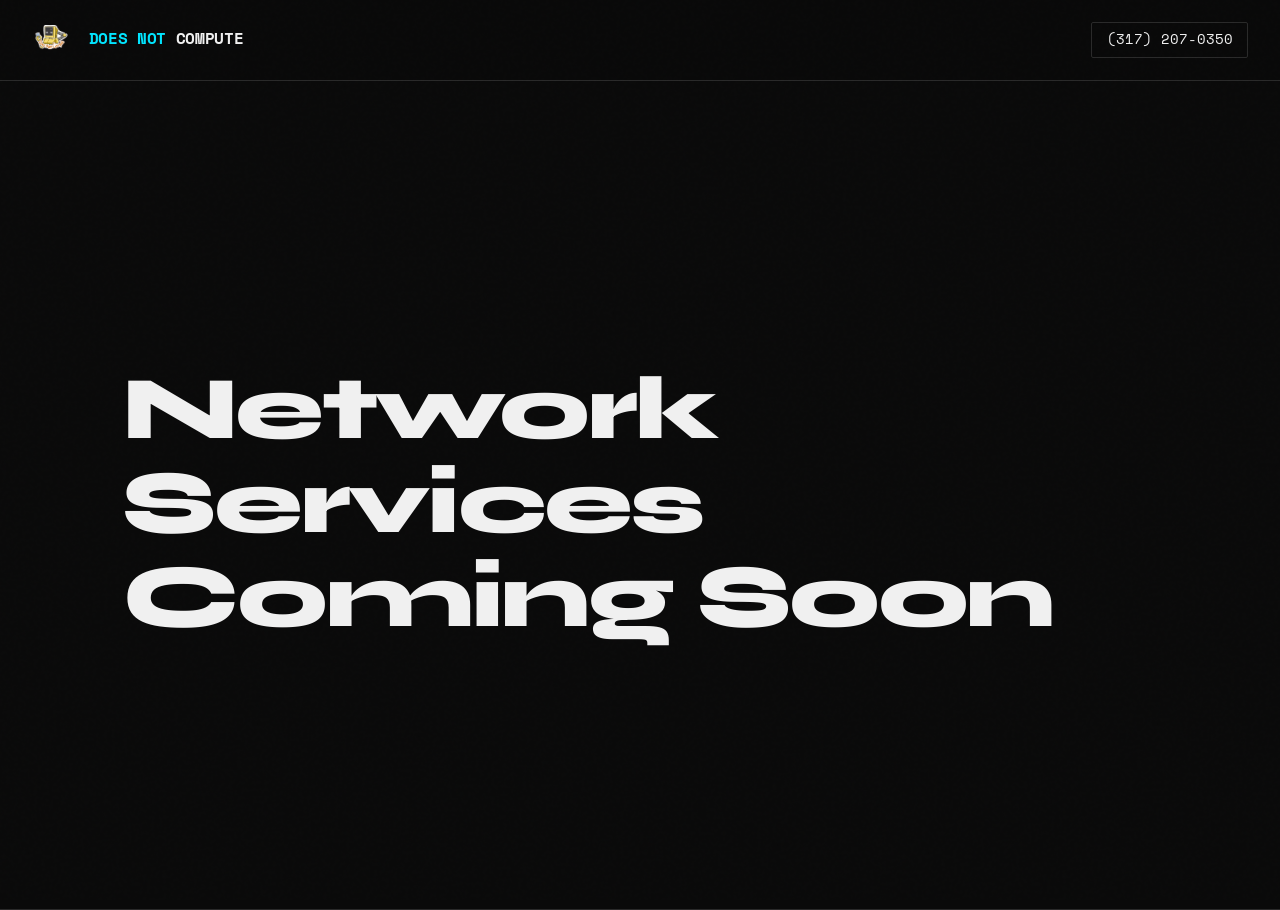
<file: network.html>
<!DOCTYPE html>
<html lang="en">
<head>
  <meta charset="UTF-8" />
  <meta name="viewport" content="width=device-width, initial-scale=1.0" />
  <meta name="description" content="Cracked screen? Dead laptop? Virus? We match you with a local Anderson, IN repair tech in 60 seconds. Call (317) 207-0350." />
  <meta property="og:title" content="Does Not Compute — Local IT Repair in Anderson, IN" />
  <meta property="og:description" content="Your device doesn't compute? We can fix it. Local techs, Same-day contact." />
  <meta property="og:type" content="website" />
  <meta name="twitter:card" content="summary_large_image" />
  <title>Does Not Compute — IT &amp; Electronics Repair in Anderson, IN</title>

  <link rel="preconnect" href="https://fonts.googleapis.com" />
  <link rel="preconnect" href="https://fonts.gstatic.com" crossorigin />
  <link href="https://fonts.googleapis.com/css2?family=Space+Mono:wght@400;700&family=Syne:wght@400;600;700;800&display=swap" rel="stylesheet" />

	<link rel="stylesheet" href="styles.css"/>
 
</head>
<body>

  <!-- NAV -->
  <nav>
    <a href="index.html" class="nav-logo">
			<img src = "logo.png" alt="" height="40" style="vertical-align: middle; margin-right: 0.5rem;"/>
		DOES NOT<span> COMPUTE</span>
	</a>
    <a href="tel:+13172070350" class="phone">(317) 207-0350</a>
  </nav>

  <!-- HERO -->
  <div style="border-bottom: 1px solid var(--border);">
    <div class="hero">
      <!--<p class="hero-eyebrow">located in Anderson, Indiana</p> -->
      <h1>Network Services Coming Soon</em></h1>
      <!--<p class="hero-sub">Here's What's included in this service.</p>
       <blockquote class="hero-quote">"The repair shop that actually picks up the phone."</blockquote>
      <div class="hero-ctas">
        <a href="#book" class="btn-primary">Book a tech in 60 seconds →</a>
        <a href="tel:+13172070350" class="btn-secondary">(317) 207-0350</a>
      </div>
      <p class="hero-coverage">Serving Anderson · Muncie · Noblesville · Fishers · New Castle</p>
    </div>
  </div> -->

  <!-- BOOKING FORM -->
 <!-- <div id="book">
    <div class="book-inner">
      <div class="book-copy">
        <p class="section-label">Request service</p>
        <h2>Something's broken. Tell us what.</h2>
        <p>We'll match you with a Qualified IT repair pro who actually picks up the phone. No call centers. No runaround. Just a technician who shows up.</p>
        <ul class="book-bullets">
          <li>Virus and malware scans</li>
          <li>Perform updates and cleanup</li>
          <li>Check for and repair any corrupted files</li>
          <li>No cost to submit — free to request</li>
          <li>Same-day contact from a local tech</li>
        </ul>
        <br />
        <a href="tel:+13172070350" style="color: var(--accent); font-family: var(--mono); font-size: 0.85rem; text-decoration: none;">Rather call? (317) 207-0350</a>
      </div>
      <div class="book-form">
        <div class="form-group">
          <label for="device">How often do you need help? *</label>
          <select id="device" required>
            <option value="" disabled selected>Choose subscription type</option>
            <!--<option>Laptop</option>
			<option>Desktop</option>-->
            <!--<option>One Time</option>
            <option>Weekly</option>
            <option>Monthly</option>
            <option>Yearly</option>
          </select>
        </div>

        <div class="form-group">
          <label for="issue">Describe the issue *</label>
          <textarea id="issue" rows="4" placeholder="Tell us what's happening..." required></textarea>
        </div>

        <div class="form-group">
          <label for="zip">Zip code *</label>
          <input type="text" id="zip" placeholder="46011" maxlength="10" required />
        </div>

        <div class="form-group">
          <label for="phone">Phone number *</label>
          <input type="tel" id="phone" placeholder="(317) 000-0000" required />
        </div>
        <div class="form-group">
          <label for="email">Email address *</label>
          <input type="email" id="email" placeholder="you@example.com" />
        </div>

        <div class="form-group">
          <label>Best way to reach you *</label>
          <div class="radio-group">
            <label class="radio-label"><input type="radio" name="contact" value="call" /> Call</label>
            <label class="radio-label"><input type="radio" name="contact" value="text" /> Text</label>
            <label class="radio-label"><input type="radio" name="contact" value="email" /> Email</label>
            <label class="radio-label"><input type="radio" name="contact" value="Any" /> Any</label>
          </div>
        </div>

        <button type="button" class="btn-primary" onclick="handleSubmit()" style="margin-top: 0.5rem; font-size: 0.9rem; padding: 1rem;">
          Checkout
        </button>
        <!--<p class="form-note">No spam. No commitment.</p>-->
     <!-- </div>
    </div>
  </div>
<!-- Subscriptions
        <h2>Subscription Services Available</h2>
        <p>Choose the Subscription service that's right for you</p>
		<div class="radio-group">
        	<label class="radio-label"><input type="radio" name="subscription" value="otp" /> One Time $75</label>
            <label class="radio-label"><input type="radio" name="subscription" value="weekly" /> Weekly $15</label>
            <label class="radio-label"><input type="radio" name="subscription" value="monthly" />Monthly $40</label>
            <label class="radio-label"><input type="radio" name="subscription" value="yearly" />Yearly $300</label>
          </div>
		<ul class="book-bullets">
          <li>One Time $75</li>
          <li>Weekly $15</li>
          <li>Monthly $40</li>
          <li>Yearly $300</li>
        </ul>
  
  <!-- FOOTER -->
  <!--<div style="border-top: 1px solid var(--border);">
    <footer>
      <div class="footer-logo">DOES NOT COMPUTE</div>
      <div class="footer-links">
        <a href="tel:+13172070350">(317) 207-0350</a>
        <a href="mailto:Support@doesnotcomputellc.com">Support@doesnotcomputellc.com</a>
        <!--<a href="#">Are you a repair tech? →</a>-->
      <!--</div>
      <div class="footer-right">
        Anderson, Indiana<br />IT Repair Professionals
      </div>
    </footer>
  </div>

  <script>
  async function handleSubmit() {
  const device = document.getElementById('device').value;
  const issue = document.getElementById('issue').value.trim();
  const zip = document.getElementById('zip').value.trim();
  const phone = document.getElementById('phone').value.trim();
  const email = document.getElementById('email').value.trim();
  const contact = document.querySelector('input[name="contact"]:checked');

  if (!device || !issue || !zip || !phone || !email || !contact) {
    alert('Please fill out all required fields before submitting.');
    return;
  }

  const response = await fetch('https://formspree.io/f/xnjyvapo', {
    method: 'POST',
    headers: { 'Content-Type': 'application/json' },
    body: JSON.stringify({
      device,
      issue,
      zip,
      phone,
      email,
      contact: contact.value
    })
  });

  if (response.ok) {
    alert('Thanks! A local tech will reach out to you soon');
    document.getElementById('device').value = '';
    document.getElementById('issue').value = '';
    document.getElementById('zip').value = '';
    document.getElementById('phone').value = '';
    document.getElementById('email').value = '';
    if (contact) contact.checked = false;
  } else {
    alert('Something went wrong. Please try again or call us at (317) 207-0350.');
  }
}
  </script>

</body>
</html>
</file>
<file: styles.css>
:root {
      --bg: #0a0a0a;
      --surface: #111111;
      --surface2: #1a1a1a;
      --border: #2a2a2a;
      --accent: #00e5ff;
      --accent2: #ff3c3c;
      --text: #f0f0f0;
      --muted: #888;
      --mono: 'Space Mono', monospace;
      --sans: 'Syne', sans-serif;
    }

    *, *::before, *::after { box-sizing: border-box; margin: 0; padding: 0; }

    html { scroll-behavior: smooth; }

    body {
      background: var(--bg);
      color: var(--text);
      font-family: var(--sans);
      line-height: 1.6;
      overflow-x: hidden;
    }

    /* ── NOISE OVERLAY ── */
    body::before {
      content: '';
      position: fixed;
      inset: 0;
      background-image: url("data:image/svg+xml,%3Csvg viewBox='0 0 256 256' xmlns='http://www.w3.org/2000/svg'%3E%3Cfilter id='noise'%3E%3CfeTurbulence type='fractalNoise' baseFrequency='0.9' numOctaves='4' stitchTiles='stitch'/%3E%3C/filter%3E%3Crect width='100%25' height='100%25' filter='url(%23noise)' opacity='0.04'/%3E%3C/svg%3E");
      pointer-events: none;
      z-index: 9999;
      opacity: 0.35;
    }

    /* ── NAV ── */
    nav {
      display: flex;
      justify-content: space-between;
      align-items: center;
      padding: 1.25rem 2rem;
      border-bottom: 1px solid var(--border);
      position: sticky;
      top: 0;
      background: rgba(10,10,10,0.92);
      backdrop-filter: blur(12px);
      z-index: 100;
    }

    .nav-logo {
      font-family: var(--mono);
      font-weight: 700;
      font-size: 1rem;
      color: var(--accent);
      text-decoration: none;
      letter-spacing: -0.02em;
    }

    .nav-logo span { color: var(--text); }

    nav a.phone {
      font-family: var(--mono);
      font-size: 0.85rem;
      color: var(--text);
      text-decoration: none;
      border: 1px solid var(--border);
      padding: 0.4rem 0.9rem;
      border-radius: 2px;
      transition: border-color 0.2s, color 0.2s;
    }

    nav a.phone:hover { border-color: var(--accent); color: var(--accent); }

    /* ── HERO ── */
    .hero {
      min-height: 92vh;
      display: flex;
      flex-direction: column;
      justify-content: center;
      padding: 5rem 2rem 4rem;
      position: relative;
      overflow: hidden;
      max-width: 1100px;
      margin: 0 auto;
      z-index: 10000;
    }

    .hero-eyebrow {
      font-family: var(--mono);
      font-size: 0.75rem;
      color: var(--accent);
      letter-spacing: 0.15em;
      text-transform: uppercase;
      margin-bottom: 1.5rem;
      opacity: 0;
      animation: fadeUp 0.6s ease forwards 0.1s;
    }

    .hero h1 {
      font-size: clamp(2.8rem, 7vw, 6rem);
      font-weight: 800;
      line-height: 1.05;
      letter-spacing: -0.03em;
      max-width: 14ch;
      opacity: 0;
      animation: fadeUp 0.7s ease forwards 0.25s;
    }

    .hero h1 em {
      font-style: normal;
      color: var(--accent);
    }

    .hero-sub {
      font-size: 1.1rem;
      color: var(--muted);
      max-width: 52ch;
      margin-top: 1.5rem;
      line-height: 1.7;
      opacity: 0;
      animation: fadeUp 0.7s ease forwards 0.4s;
    }

    .hero-quote {
      font-family: var(--mono);
      font-size: 0.8rem;
      color: var(--muted);
      border-left: 2px solid var(--accent);
      padding-left: 1rem;
      margin-top: 2rem;
      opacity: 0;
      animation: fadeUp 0.7s ease forwards 0.55s;
    }

    .hero-ctas {
      display: flex;
      gap: 1rem;
      flex-wrap: wrap;
      margin-top: 2.5rem;
      opacity: 0;
      animation: fadeUp 0.7s ease forwards 0.7s;
    }

    .btn-primary {
      background: var(--accent);
      color: #000;
      font-family: var(--mono);
      font-size: 0.85rem;
      font-weight: 700;
      padding: 0.85rem 1.75rem;
      border: none;
      border-radius: 2px;
      cursor: pointer;
      text-decoration: none;
      transition: background 0.2s, transform 0.15s;
      display: inline-block;
      position: relative;
      z-index: 10000;
    }

    .btn-primary:hover { background: #33eaff; transform: translateY(-1px); }

    .btn-secondary {
      background: transparent;
      color: var(--text);
      font-family: var(--mono);
      font-size: 0.85rem;
      padding: 0.85rem 1.75rem;
      border: 1px solid var(--border);
      border-radius: 2px;
      cursor: pointer;
      text-decoration: none;
      transition: border-color 0.2s, color 0.2s;
      display: inline-block;
    }

    .btn-secondary:hover { border-color: var(--accent); color: var(--accent); }

    .hero-coverage {
      font-family: var(--mono);
      font-size: 0.72rem;
      color: var(--muted);
      margin-top: 2rem;
      letter-spacing: 0.05em;
      opacity: 0;
      animation: fadeUp 0.7s ease forwards 0.85s;
    }

    /* ── GRID DECORATION ── */
    .hero::after {
      content: '';
      position: absolute;
      right: -100px;
      top: 50%;
      transform: translateY(-50%);
      width: 500px;
      height: 500px;
      border: 1px solid var(--border);
      border-radius: 50%;
      opacity: 0.3;
      pointer-events: none;
      display: none;
    }

    /* ── SECTION BASE ── */
    section {
      padding: 5rem 2rem;
      max-width: 1100px;
      margin: 0 auto;
    }

    .section-label {
      font-family: var(--mono);
      font-size: 0.72rem;
      color: var(--accent);
      letter-spacing: 0.18em;
      text-transform: uppercase;
      margin-bottom: 1rem;
    }

    section h2 {
      font-size: clamp(1.6rem, 3.5vw, 2.6rem);
      font-weight: 800;
      letter-spacing: -0.02em;
      line-height: 1.15;
      max-width: 28ch;
      margin-bottom: 3rem;
    }

    /* ── SERVICES GRID ── */
    .services-grid {
      display: grid;
      grid-template-columns: repeat(auto-fit, minmax(240px, 1fr));
      gap: 1px;
      background: var(--border);
      border: 1px solid var(--border);
    }

    .service-card {
      background: var(--surface);
      padding: 2rem;
      transition: background 0.2s;
    }

    .service-card:hover { background: var(--surface2); }

    .service-icon {
      font-size: 2rem;
      margin-bottom: 1rem;
      display: block;
    }

    .service-card h3 {
      font-size: 1rem;
      font-weight: 700;
      margin-bottom: 0.6rem;
      letter-spacing: -0.01em;
    }

    .service-card p {
      font-size: 0.875rem;
      color: var(--muted);
      line-height: 1.65;
    }


		.service-card-link {
			text-Decoration:none;
			color: inherit;
			display:block;
		}

		.service-card-link * {
			text-decoration: non;
			color: inherit;
		}

    /* ── HOW IT WORKS ── */
    .steps {
      display: grid;
      grid-template-columns: repeat(auto-fit, minmax(220px, 1fr));
      gap: 2rem;
      margin-top: 1rem;
    }

    .step {
      position: relative;
      padding-top: 1rem;
      border-top: 2px solid var(--border);
      transition: border-color 0.2s;
    }

    .step:hover { border-color: var(--accent); }

    .step-num {
      font-family: var(--mono);
      font-size: 0.72rem;
      color: var(--accent);
      letter-spacing: 0.1em;
      margin-bottom: 0.75rem;
    }

    .step h3 {
      font-size: 1rem;
      font-weight: 700;
      margin-bottom: 0.5rem;
    }

    .step p {
      font-size: 0.875rem;
      color: var(--muted);
      line-height: 1.65;
    }

    /* ── STATS BAR ── */
    .stats-bar {
      display: grid;
      grid-template-columns: repeat(auto-fit, minmax(180px, 1fr));
      gap: 1px;
      background: var(--border);
      border: 1px solid var(--border);
      margin: 4rem 0;
    }

    .stat {
      background: var(--surface);
      padding: 2rem;
      text-align: center;
    }

    .stat-val {
      font-family: var(--mono);
      font-size: 2.2rem;
      font-weight: 700;
      color: var(--accent);
      display: block;
      line-height: 1;
      margin-bottom: 0.4rem;
    }

    .stat-label {
      font-size: 0.8rem;
      color: var(--muted);
      line-height: 1.4;
    }

    /* ── BOOKING FORM ── */
    #book {
      padding: 5rem 2rem;
      background: var(--surface);
      border-top: 1px solid var(--border);
      border-bottom: 1px solid var(--border);
    }

    .book-inner {
      max-width: 1100px;
      margin: 0 auto;
      display: grid;
      grid-template-columns: 1fr 1fr;
      gap: 4rem;
      align-items: start;
    }

    .book-copy h2 {
      font-size: clamp(1.6rem, 3vw, 2.4rem);
      font-weight: 800;
      letter-spacing: -0.02em;
      line-height: 1.15;
      margin-bottom: 1rem;
    }

    .book-copy p {
      font-size: 0.9rem;
      color: var(--muted);
      line-height: 1.7;
      margin-bottom: 1.5rem;
    }

    .book-bullets {
      list-style: none;
      display: flex;
      flex-direction: column;
      gap: 0.5rem;
    }

    .book-bullets li {
      font-size: 0.875rem;
      color: var(--muted);
      padding-left: 1.25rem;
      position: relative;
    }

    .book-bullets li::before {
      content: '→';
      position: absolute;
      left: 0;
      color: var(--accent);
      font-family: var(--mono);
    }

    .book-form {
      display: flex;
      flex-direction: column;
      gap: 1rem;
    }

    .form-group {
      display: flex;
      flex-direction: column;
      gap: 0.35rem;
    }

    label {
      font-family: var(--mono);
      font-size: 0.72rem;
      color: var(--muted);
      letter-spacing: 0.1em;
      text-transform: uppercase;
    }

    input, select, textarea {
      background: var(--bg);
      border: 1px solid var(--border);
      color: var(--text);
      font-family: var(--sans);
      font-size: 0.9rem;
      padding: 0.75rem 1rem;
      border-radius: 2px;
      outline: none;
      transition: border-color 0.2s;
      width: 100%;
    }

    input:focus, select:focus, textarea:focus {
      border-color: var(--accent);
    }

    select option { background: var(--bg); }

    .radio-group {
      display: flex;
      gap: 0.75rem;
      flex-wrap: wrap;
    }

    .radio-label {
      display: flex;
      align-items: center;
      gap: 0.4rem;
      font-size: 0.875rem;
      color: var(--muted);
      cursor: pointer;
      padding: 0.5rem 1rem;
      border: 1px solid var(--border);
      border-radius: 2px;
      transition: border-color 0.2s, color 0.2s;
    }

    .radio-label:has(input:checked),
    .radio-label:hover {
      border-color: var(--accent);
      color: var(--accent);
    }

    .radio-label input[type="radio"] { display: none; }

    .form-note {
      font-family: var(--mono);
      font-size: 0.72rem;
      color: var(--muted);
      text-align: center;
      margin-top: 0.25rem;
    }

    /* ── COVERAGE ── */
    .coverage-grid {
      display: grid;
      grid-template-columns: repeat(auto-fill, minmax(160px, 1fr));
      gap: 1px;
      background: var(--border);
      border: 1px solid var(--border);
      margin-top: 2rem;
    }

    .coverage-item {
      background: var(--surface);
      padding: 1rem 1.25rem;
      font-size: 0.875rem;
      color: var(--muted);
      transition: background 0.2s, color 0.2s;
    }

    .coverage-item:hover { background: var(--surface2); color: var(--text); }

    .coverage-note {
      font-family: var(--mono);
      font-size: 0.75rem;
      color: var(--muted);
      margin-top: 1.5rem;
    }

    /* ── CTA STRIP ── */
    .cta-strip {
      padding: 5rem 2rem;
      text-align: center;
      max-width: 700px;
      margin: 0 auto;
    }

    .cta-strip h2 {
      font-size: clamp(1.8rem, 4vw, 3rem);
      font-weight: 800;
      letter-spacing: -0.03em;
      line-height: 1.1;
      margin-bottom: 1rem;
    }

    .cta-strip h2 em {
      font-style: normal;
      color: var(--accent);
    }

    .cta-strip p {
      color: var(--muted);
      font-size: 0.95rem;
      margin-bottom: 2rem;
    }

    .cta-btns {
      display: flex;
      gap: 1rem;
      justify-content: center;
      flex-wrap: wrap;
    }

    /* ── FOOTER ── */
    footer {
      border-top: 1px solid var(--border);
      padding: 2rem;
      display: flex;
      justify-content: space-between;
      align-items: center;
      flex-wrap: wrap;
      gap: 1rem;
      max-width: 1100px;
      margin: 0 auto;
    }

    .footer-logo {
      font-family: var(--mono);
      font-size: 0.85rem;
      color: var(--accent);
    }

    .footer-links {
      display: flex;
      flex-direction: column;
      gap: 0.35rem;
      font-size: 0.8rem;
    }

    .footer-links a {
      color: var(--muted);
      text-decoration: none;
      transition: color 0.2s;
    }

    .footer-links a:hover { color: var(--accent); }

    .footer-right {
      font-family: var(--mono);
      font-size: 0.72rem;
      color: var(--muted);
      text-align: right;
    }

    /* ── DIVIDER ── */
    .divider {
      border: none;
      border-top: 1px solid var(--border);
    }

    /* ── ANIMATIONS ── */
    @keyframes fadeUp {
      from { opacity: 0; transform: translateY(18px); }
      to   { opacity: 1; transform: translateY(0); }
    }

    /* ── RESPONSIVE ── */
    @media (max-width: 768px) {
      .book-inner {
        grid-template-columns: 1fr;
        gap: 2.5rem;
      }

      footer {
        flex-direction: column;
        text-align: center;
      }

      .footer-right { text-align: center; }
    }
</file>
